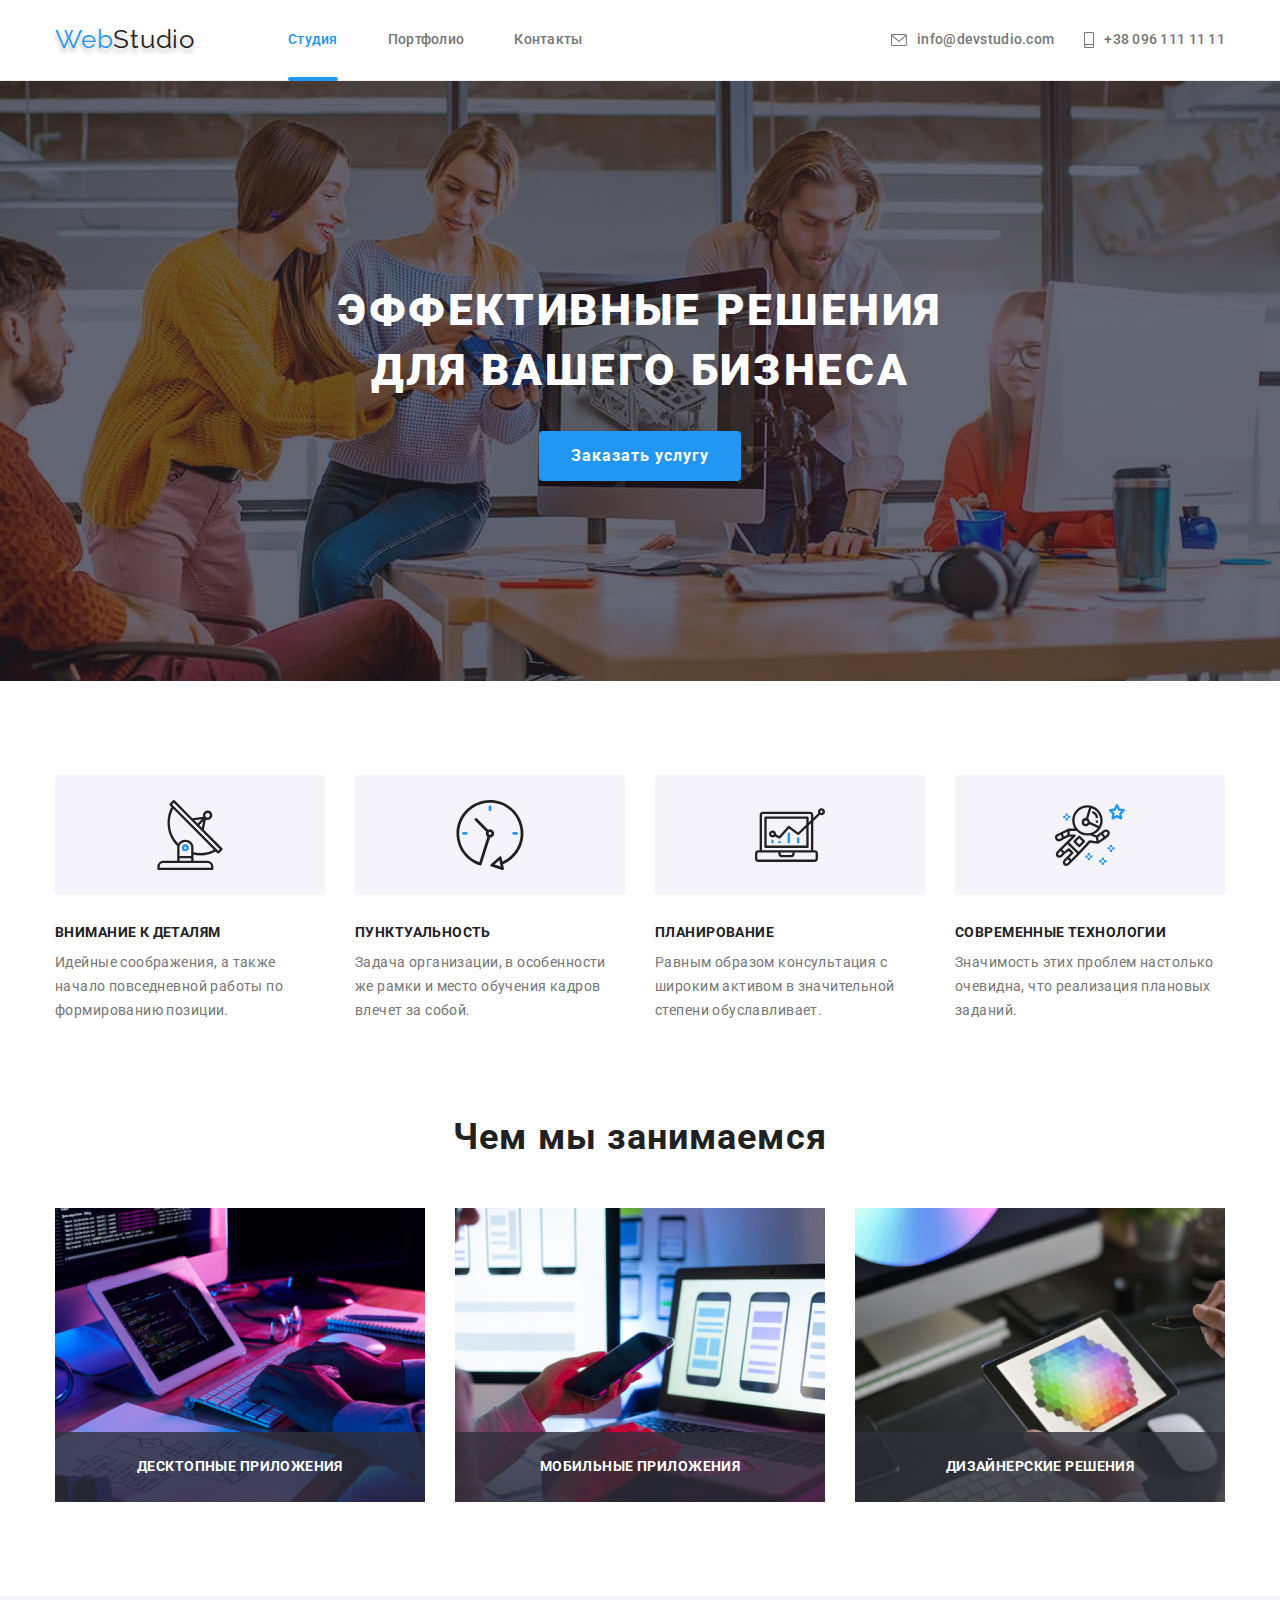
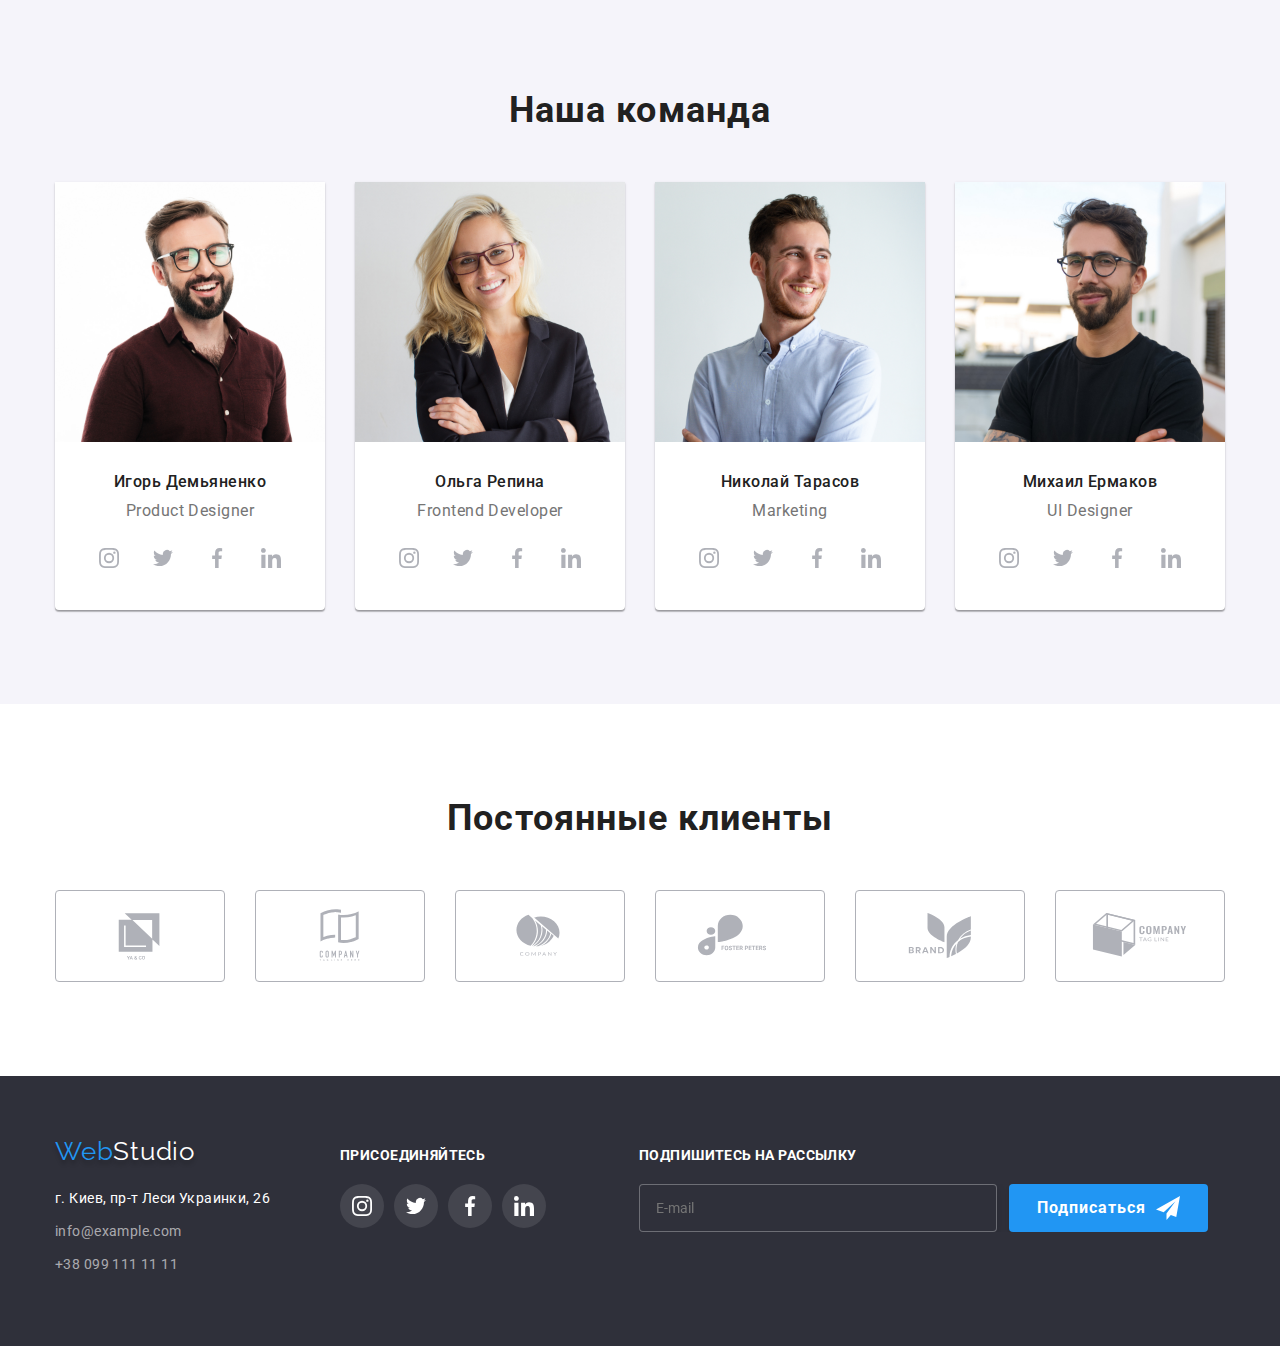
<file: index.html>
<!DOCTYPE html>
<html lang="ru">
  <head>
    <meta charset="UTF-8" />
    <meta http-equiv="X-UA-Compatible" content="IE=edge" />
    <meta name="viewport" content="width=device-width, initial-scale=1.0" />
    <title>Студия</title>
    <link rel="preconnect" href="https://fonts.googleapis.com" />
    <link rel="preconnect" href="https://fonts.gstatic.com" crossorigin />
    <link
      href="https://fonts.googleapis.com/css2?family=Raleway:wght@700&family=Roboto:wght@400;500;700;900&display=swap"
      rel="stylesheet"
    />
    <link
      rel="stylesheet"
      href="https://cdnjs.cloudflare.com/ajax/libs/modern-normalize/1.1.0/modern-normalize.min.css"
    />
    <link rel="stylesheet" href="./css/main.min.css" />
  </head>

  <body>
    <!--Верхняя линия-->
    <header class="header-page">
      <div class="container header-page__container">
        <!--Основная навигация-->
        <nav class="site-nav">
          <a href="WebStudio" class="logo"
            ><span class="logo__accent">Web</span>Studio</a
          >
          <ul class="list site-nav__list">
            <li class="site-nav__item">
              <a href="./index.html" class="link site-nav__link site-nav__link--current">Студия</a>
            </li>
            <li class="site-nav__item">
              <a href="./portfolio.html" class="site-nav__link">Портфолио</a>
            </li>
            <li class="site-nav__item"><a href="Контакты" class="site-nav__link">Контакты</a></li>
          </ul>
        </nav>
        <!--Контакты-->
        <ul class="list contact-list">
          <li class="contact-list__item">
            <a href="mailto:info@devstudio.com" class="contact-list__link">
              <svg class="contact-list__icon" width="16" height="12">
                <use href="./images/icons.svg#icon-envelope"></use>
              </svg>
              info@devstudio.com
            </a>
          </li>
          <li class="contact-list__item">
            <a href="tel:+380961111111" class="contact-list__link">
              <svg class="contact-list__icon" width="10" height="16">
                <use href="./images/icons.svg#icon-smartphone"></use>
              </svg>
              +38 096 111 11 11
            </a>
          </li>
        </ul>
      </div>
    </header>
    <!--Основная информациия страницы-->
    <main>
      <!--Герой-->
      <section class="hero-section">
        <div class="container">
          <h1 class="hero-section__title">Эффективные решения для вашего бизнеса</h1>
          <button class="hero-section__button" type="button" data-modal-open>
            Заказать услугу
          </button>
        </div>
      </section>
      <!--Особенности-->
      <section class="section">
        <div class="container">
          <ul class="list specifics">
            <li class="specifics__item">
              <div class="specifics__thumb">
                <svg width="70" height="70">
                  <use href="./images/icons.svg#icon-antenna"></use>
                </svg>
              </div>
              <h3 class="specifics__title">Внимание к деталям</h3>
              <p class="specifics__text">
                Идейные соображения, а также начало повседневной работы по формированию позиции.
              </p>
            </li>
            <li class="specifics__item">
              <div class="specifics__thumb">
                <svg width="70" height="70">
                  <use href="./images/icons.svg#icon-clock"></use>
                </svg>
              </div>
              <h3 class="specifics__title">Пунктуальность</h3>
              <p class="specifics__text">
                Задача организации, в особенности же рамки и место обучения кадров влечет за собой.
              </p>
            </li>
            <li class="specifics__item">
              <div class="specifics__thumb">
                <svg width="70" height="70">
                  <use href="./images/icons.svg#icon-diagram"></use>
                </svg>
              </div>
              <h3 class="specifics__title">Планирование</h3>
              <p class="specifics__text">
                Равным образом консультация с широким активом в значительной степени обуславливает.
              </p>
            </li>
            <li class="specifics__item">
              <div class="specifics__thumb">
                <svg width="70" height="70">
                  <use href="./images/icons.svg#icon-astronaut"></use>
                </svg>
              </div>
              <h3 class="specifics__title">Современные технологии</h3>
              <p class="specifics__text">
                Значимость этих проблем настолько очевидна, что реализация плановых заданий.
              </p>
            </li>
          </ul>
        </div>
      </section>
      <!--Чем мы занимаемся-->
      <section class="section section--padding">
        <div class="container worck-container">
          <h2 class="section-title">Чем мы занимаемся</h2>
          <ul class="list worck-list">
            <li class="worck-list__item">
              <img class="image" src="./images/box1.jpg" alt="Бэкенд разработка" width="370" />
              <p class="worck-list__text">Десктопные приложения</p>
            </li>
            <li class="worck-list__item">
              <img class="image" src="./images/box2.jpg" alt="Фронтенд разработка" width="370" />
              <p class="worck-list__text">Мобильные приложения</p>
            </li>
            <li class="worck-list__item">
              <img class="image" src="./images/box3.jpg" alt="Разработка дизайна" width="370" />
              <p class="worck-list__text">Дизайнерские решения</p>
            </li>
          </ul>
        </div>
      </section>
      <!--Наша команда-->
      <section class="section section--background">
        <div class="container">
          <h2 class="section-title">Наша команда</h2>
          <ul class="list team-list">
            <li class="team-list__item">
              <img
                class="image"
                src="./images/igor.jpg"
                alt="Парень продукт-менеджер"
                width="270"
              />
              <div class="team-list__meta">
                <h3 class="team-list__title">Игорь Демьяненко</h3>
                <p class="team-list__text">Product Designer</p>
                <ul class="list social-network">
                  <li class="social-network__item">
                    <a class="social-network__link" href="">
                      <svg class="social-network__icon" width="20" height="20">
                        <use href="./images/icons.svg#icon-instagram"></use>
                      </svg>
                    </a>
                  </li>
                  <li class="social-network__item"">
                    <a class="social-network__link" href="">
                      <svg class="social-network__icon" width="20" height="20">
                        <use href="./images/icons.svg#icon-twitter"></use>
                      </svg>
                    </a>
                  </li>
                  <li class="social-network__item"">
                    <a class="social-network__link" href="">
                      <svg class="social-network__icon" width="20" height="20">
                        <use href="./images/icons.svg#icon-facebook"></use>
                      </svg>
                    </a>
                  </li>
                  <li class="social-network__item"">
                    <a class="social-network__link" href="">
                      <svg class="social-network__icon" width="20" height="20">
                        <use href="./images/icons.svg#icon-linkedin"></use>
                      </svg>
                    </a>
                  </li>
                </ul>
              </div>
            </li>
            <li class="team-list__item">
              <img
                class="image"
                src="./images/olga.jpg"
                alt="Девушка Фронтенд разработчик"
                width="270"
              />
              <div class="team-list__meta">
                <h3 class="team-list__title">Ольга Репина</h3>
                <p class="team-list__text">Frontend Developer</p>
                <ul class="list social-network">
                  <li class="social-network__item">
                    <a class="social-network__link" href="">
                      <svg class="social-network__icon" width="20" height="20">
                        <use href="./images/icons.svg#icon-instagram"></use>
                      </svg>
                    </a>
                  </li>
                  <li class="social-network__item">
                    <a class="social-network__link" href="">
                      <svg class="social-network__icon" width="20" height="20">
                        <use href="./images/icons.svg#icon-twitter"></use>
                      </svg>
                    </a>
                  </li>
                  <li class="social-network__item">
                    <a class="social-network__link" href="">
                      <svg class="social-network__icon" width="20" height="20">
                        <use href="./images/icons.svg#icon-facebook"></use>
                      </svg>
                    </a>
                  </li>
                  <li class="social-network__item">
                    <a class="social-network__link" href="">
                      <svg class="social-network__icon" width="20" height="20">
                        <use href="./images/icons.svg#icon-linkedin"></use>
                      </svg>
                    </a>
                  </li>
                </ul>
              </div>
            </li>
            <li class="team-list__item">
              <img class="image" src="./images/nikolay.jpg" alt="Парень маркетолог" width="270" />
              <div class="team-list__meta">
                <h3 class="team-list__title">Николай Тарасов</h3>
                <p class="team-list__text">Marketing</p>
                <ul class="list social-network">
                  <li class="social-network__item">
                    <a class="social-network__link" href="">
                      <svg class="social-network__icon" width="20" height="20">
                        <use href="./images/icons.svg#icon-instagram"></use>
                      </svg>
                    </a>
                  </li>
                  <li class="social-network__item">
                    <a class="social-network__link" href="">
                      <svg class="social-network__icon" width="20" height="20">
                        <use href="./images/icons.svg#icon-twitter"></use>
                      </svg>
                    </a>
                  </li>
                  <li class="social-network__item">
                    <a class="social-network__link" href="">
                      <svg class="social-network__icon" width="20" height="20">
                        <use href="./images/icons.svg#icon-facebook"></use>
                      </svg>
                    </a>
                  </li>
                  <li class="social-network__item">
                    <a class="social-network__link" href="">
                      <svg class="social-network__icon" width="20" height="20">
                        <use href="./images/icons.svg#icon-linkedin"></use>
                      </svg>
                    </a>
                  </li>
                </ul>
              </div>
            </li>
            <li class="team-list__item">
              <img class="image" src="./images/michael.jpg" alt="Парень дизайнер" width="270" />
              <div class="team-list__meta">
                <h3 class="team-list__title">Михаил Ермаков</h3>
                <p class="team-list__text">UI Designer</p>
                <ul class="list social-network">
                  <li class="social-network__item">
                    <a class="social-network__link" href="">
                      <svg class="social-network__icon" width="20" height="20">
                        <use href="./images/icons.svg#icon-instagram"></use>
                      </svg>
                    </a>
                  </li>
                  <li class="social-network__item">
                    <a class="social-network__link" href="">
                      <svg class="social-network__icon" width="20" height="20">
                        <use href="./images/icons.svg#icon-twitter"></use>
                      </svg>
                    </a>
                  </li>
                  <li class="social-network__item">
                    <a class="social-network__link" href="">
                      <svg class="social-network__icon" width="20" height="20">
                        <use href="./images/icons.svg#icon-facebook"></use>
                      </svg>
                    </a>
                  </li>
                  <li class="social-network__item">
                    <a class="social-network__link" href="">
                      <svg class="social-network__icon" width="20" height="20">
                        <use href="./images/icons.svg#icon-linkedin"></use>
                      </svg>
                    </a>
                  </li>
                </ul>
              </div>
            </li>
          </ul>
        </div>
      </section>
      <!--Постоянные клиенты -->
      <section class="section">
        <div class="conteiner">
          <h2 class="section-title">Постоянные клиенты</h2>
          <ul class="list clients-list">
            <li class="clients-list__item">
              <a class="clients-list__link" href="">
                <svg class="clients-list__icon" width="106" height="60">
                  <use href="./images/icons.svg#icon-Logo5"></use>
                </svg>
              </a>
            </li>
            <li class="clients-list__item">
              <a class="clients-list__link" href="">
                <svg class="clients-list__icon" width="106" height="60">
                  <use href="./images/icons.svg#icon-Logo4"></use>
                </svg>
              </a>
            </li>
            <li class="clients-list__item">
              <a class="clients-list__link" href="">
                <svg class="clients-list__icon" width="106" height="60">
                  <use href="./images/icons.svg#icon-Logo3"></use>
                </svg>
              </a>
            </li>
            <li class="clients-list__item">
              <a class="clients-list__link" href="">
                <svg class="clients-list__icon" width="106" height="60">
                  <use href="./images/icons.svg#icon-Logo2"></use>
                </svg>
              </a>
            </li>
            <li class="clients-list__item">
              <a class="clients-list__link" href="">
                <svg class="clients-list__icon" width="106" height="60">
                  <use href="./images/icons.svg#icon-Logo1"></use>
                </svg>
              </a>
            </li>
            <li class="clients-list__item">
              <a class="clients-list__link" href="">
                <svg class="clients-list__icon" width="106" height="60">
                  <use href="./images/icons.svg#icon-Logo"></use>
                </svg>
              </a>
            </li>
          </ul>
        </div>
      </section>
    </main>
    <!--Подвал-->
    <footer class="footer-page">
      <div class="container container--flexbox">
        <div class="footer-address">
          <a href="WebStudio" class="logo logo--footer">
            <span class="logo__accent">Web</span>Studio
          </a>
          <address class="address">
            <p class="address__text">г. Киев, пр-т Леси Украинки, 26</p>
            <ul class="list address__list">
              <li class="address__item">
                <a class="address__link" href="mailto:info@example.com">info@example.com</a>
              </li>
              <li class="address__item">
                <a class="address__link" href="tel:+380991111111">+38 099 111 11 11</a>
              </li>
            </ul>
          </address>
        </div>
        <div class="footer-network">
          <p class="footer-network__text">присоединяйтесь</p>
          <ul class="list footer-social">
            <li class="footer-social__item">
              <a class="footer-social__link" href="">
                <svg class="footer-social__icon" width="20" height="20">
                  <use href="./images/icons.svg#icon-instagram"></use>
                </svg>
              </a>
            </li>
            <li class="footer-social__item">
              <a class="footer-social__link" href="">
                <svg class="footer-social__icon" width="20" height="20">
                  <use href="./images/icons.svg#icon-twitter"></use>
                </svg>
              </a>
            </li>
            <li class="footer-social__item">
              <a class="footer-social__link" href="">
                <svg class="footer-social__icon" width="20" height="20">
                  <use href="./images/icons.svg#icon-facebook"></use>
                </svg>
              </a>
            </li>
            <li class="footer-social__item">
              <a class="footer-social__link" href="">
                <svg class="footer-social__icon" width="20" height="20">
                  <use href="./images/icons.svg#icon-linkedin"></use>
                </svg>
              </a>
            </li>
          </ul>
        </div>
        <form class="footer-form">
          <h2 class="footer-form__title">Подпишитесь на рассылку</h2>
          <div class="footer-form-conteiner">
            <input
              type="email"
              name="email"
              id="footer-modal-email"
              class="footer-form__input"
              placeholder="E-mail"
            />
            <label for="footer-modal-email" class="footer-form__label"></label>
            <button type="submit" class="footer-form__button">
              Подписаться
              <svg class="footer-form__icon" width="24" height="24">
                <use href="./images/icons.svg#icon-send"></use>
              </svg>
            </button>
          </div>
        </form>
      </div>
    </footer>
    <!-- Модальное окно -->
    <div class="backdrop is-hidden" data-modal>
      <div class="modal">
        <button class="modal__button" type="button" data-modal-close>
          <svg class="modal__icon" width="18" height="18">
            <use href="./images/icons.svg#close-icon"></use>
          </svg>
        </button>
        <form class="modal-form" autocomplete="off">
          <p class="modal-form__title">Оставьте свои данные, мы вам перезвоним</p>
          <label class="modal-form__label">
            Имя
            <input type="text" name="name" class="modal-form__input" />
            <svg class="modal-form__icon" width="18" height="18">
              <use href="./images/icons.svg#person-black"></use>
            </svg>
          </label>
          <label class="modal-form__label">
            Телефон
            <input type="tel" name="tel" class="modal-form__input" />
            <svg class="modal-form__icon" width="18" height="18">
              <use href="./images/icons.svg#phone-black"></use>
            </svg>
          </label>
          <label class="modal-form__label">
            Почта
            <input type="email" name="mail" class="modal-form__input" />
            <svg class="modal-form__icon" width="18" height="18">
              <use href="./images/icons.svg#email-black"></use>
            </svg>
          </label>
          <div class="modal-form__field">
            <label for="comments" class="modal-form__label modal-form__label--indent">Комментарий</label>
            <textarea
              name="commetns"
              id="comments"
              placeholder="Введите текст"
              class="modal-form__area"
            ></textarea>
          </div>
          <label class="modal-form__check">
            <input class="modal-form__checkbox" name="checkbox" type="checkbox" />
            <span class="modal-check__icon"></span>
            Соглашаюсь с рассылкой и принимаю
            <a href="" class="modal-form__link">Условия договора</a>
          </label>
          <button type="submit" class="modal-form__button">Отправить</button>
        </form>
      </div>
    </div>
    <script src="./modal.js"></script>
  </body>
</html>
</file>
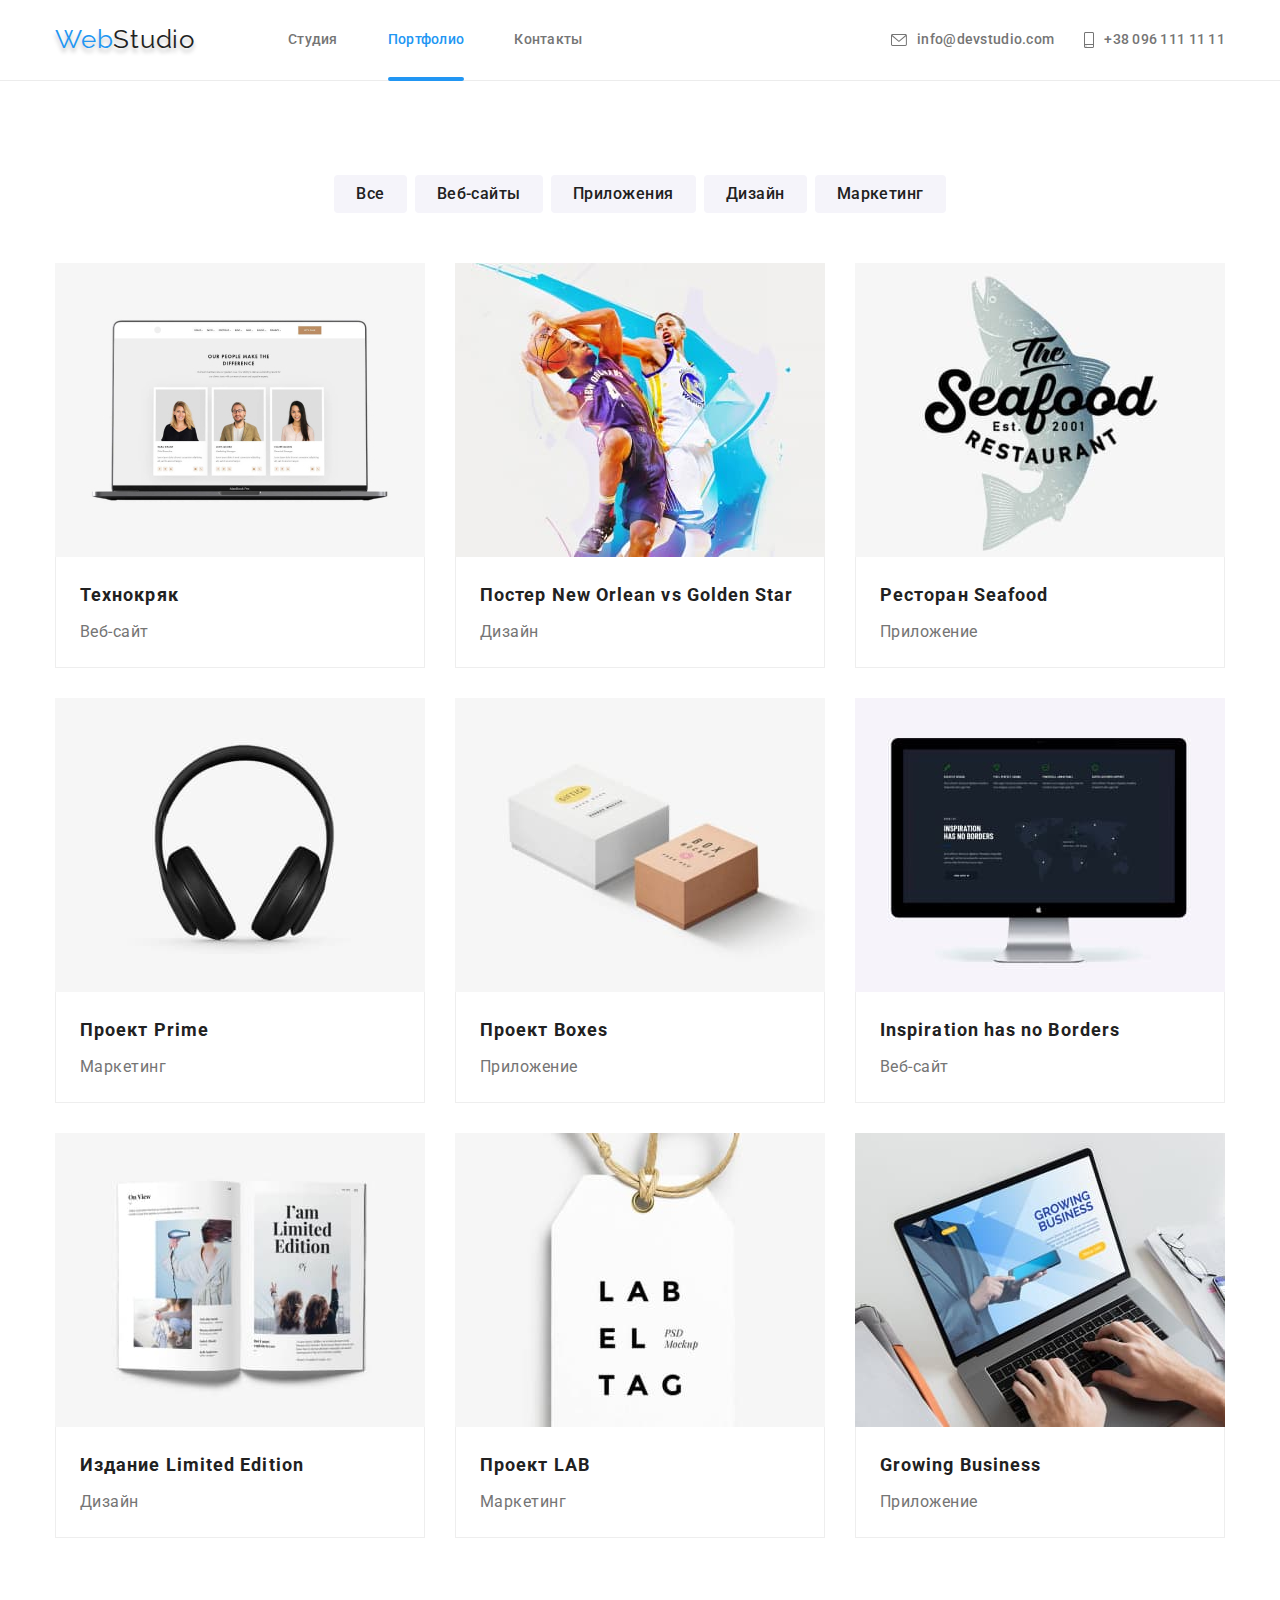
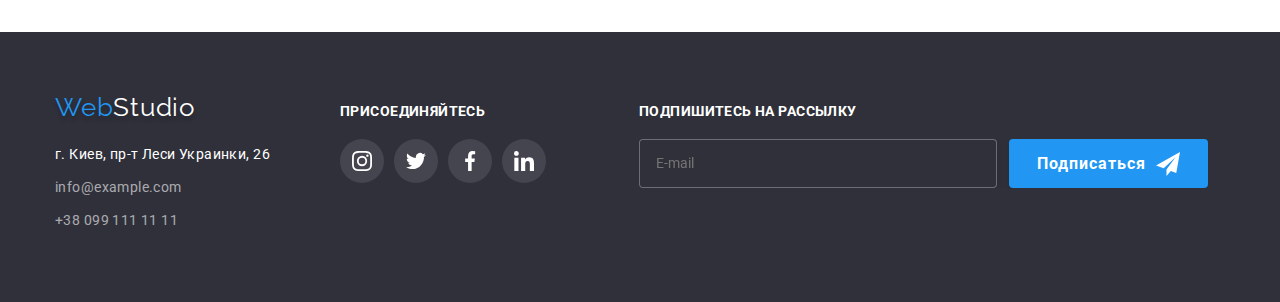
<file: portfolio.html>
<!DOCTYPE html>
<html lang="ru">
  <head>
    <meta charset="UTF-8" />
    <meta http-equiv="X-UA-Compatible" content="IE=edge" />
    <meta name="viewport" content="width=device-width, initial-scale=1.0" />
    <title>Портфолио</title>
    <link rel="preconnect" href="https://fonts.googleapis.com" />
    <link rel="preconnect" href="https://fonts.gstatic.com" crossorigin />
    <link
      href="https://fonts.googleapis.com/css2?family=Raleway:wght@700&family=Roboto:wght@400;500;700;900&display=swap"
      rel="stylesheet"
    />
    <link
      rel="stylesheet"
      href="https://cdnjs.cloudflare.com/ajax/libs/modern-normalize/1.1.0/modern-normalize.min.css"
    />
    <link rel="stylesheet" href="./css/main.min.css" />
  </head>
  <body>
    <!--Верхняя линия-->
    <header class="header-page">
      <div class="container header-page__container">
        <!--Основная навигация-->
        <nav class="site-nav">
          <a href="WebStudio" class="logo"><span class="logo__accent">Web</span>Studio</a>
          <ul class="list site-nav__list">
            <li class="site-nav__item">
              <a href="./index.html" class="link site-nav__link">Студия</a>
            </li>
            <li class="site-nav__item">
              <a href="./portfolio.html" class="site-nav__link site-nav__link--current"
                >Портфолио</a
              >
            </li>
            <li class="site-nav__item"><a href="Контакты" class="site-nav__link">Контакты</a></li>
          </ul>
        </nav>
        <!--Контакты-->
        <ul class="list contact-list">
          <li class="contact-list__item">
            <a href="mailto:info@devstudio.com" class="contact-list__link">
              <svg class="contact-list__icon" width="16" height="12">
                <use href="./images/icons.svg#icon-envelope"></use>
              </svg>
              info@devstudio.com
            </a>
          </li>
          <li class="contact-list__item">
            <a href="tel:+380961111111" class="contact-list__link">
              <svg class="contact-list__icon" width="10" height="16">
                <use href="./images/icons.svg#icon-smartphone"></use>
              </svg>
              +38 096 111 11 11
            </a>
          </li>
        </ul>
      </div>
    </header>
    <!--Основная информациия страницы-->
    <main>
      <section class="section">
        <div class="container">
          <h1 hidden>Примеры работ</h1>
          <!--Фильтр навигация на странице-->
          <ul class="list filter-list">
            <li class="filter-list__item">
              <button class="filter-list__button" type="button">Все</button>
            </li>
            <li class="filter-list__item">
              <button class="filter-list__button" type="button">Веб-сайты</button>
            </li>
            <li class="filter-list__item">
              <button class="filter-list__button" type="button">Приложения</button>
            </li>
            <li class="filter-list__item">
              <button class="filter-list__button" type="button">Дизайн</button>
            </li>
            <li class="filter-list__item">
              <button class="filter-list__button" type="button">Маркетинг</button>
            </li>
          </ul>
          <!--Примеры работ-->
          <ul class="list example-list">
            <li class="example-list__item">
              <a href="" class="example-list__link">
                <div class="thumb">
                  <img class="image" src="./images/img1.jpg" alt="Сайт Технокряк" width="370" />
                  <div class="thumb__overlay">
                    <p class="thumb__text">
                      Ресурс предлагает комплексные предложения с разным уровнем функционала и
                      сервисов. Все это позволит посетителю получить исчерпывающие сведения о
                      компании или частном лице.
                    </p>
                  </div>
                </div>
                <div class="example-list__meta">
                  <h2 class="example-list__title">Технокряк</h2>
                  <p class="example-list__text">Веб-сайт</p>
                </div>
              </a>
            </li>
            <li class="example-list__item">
              <a href="" class="example-list__link">
                <div class="thumb">
                  <img
                    class="image"
                    src="./images/img2.jpg"
                    alt="Постер с баскетболистами"
                    width="370"
                  />
                  <div class="thumb__overlay">
                    <p class="thumb__text">
                      Ресурс предлагает комплексные предложения с разным уровнем функционала и
                      сервисов. Все это позволит посетителю получить исчерпывающие сведения о
                      компании или частном лице.
                    </p>
                  </div>
                </div>
                <div class="example-list__meta">
                  <h2 class="example-list__title">Постер New Orlean vs Golden Star</h2>
                  <p class="example-list__text">Дизайн</p>
                </div>
              </a>
            </li>
            <li class="example-list__item">
              <a href="" class="example-list__link">
                <div class="thumb">
                  <img
                    class="image"
                    src="./images/img3.jpg"
                    alt="Логотип ресторана Seafood "
                    width="370"
                  />
                  <div class="thumb__overlay">
                    <p class="thumb__text">
                      Ресурс предлагает комплексные предложения с разным уровнем функционала и
                      сервисов. Все это позволит посетителю получить исчерпывающие сведения о
                      компании или частном лице.
                    </p>
                  </div>
                </div>
                <div class="example-list__meta">
                  <h2 class="example-list__title">Ресторан Seafood</h2>
                  <p class="example-list__text">Приложение</p>
                </div>
              </a>
            </li>
            <li class="example-list__item">
              <a href="" class="example-list__link">
                <div class="thumb">
                  <img class="image" src="./images/img4.jpg" alt="Наушники" width="370" />
                  <div class="thumb__overlay">
                    <p class="thumb__text">
                      Ресурс предлагает комплексные предложения с разным уровнем функционала и
                      сервисов. Все это позволит посетителю получить исчерпывающие сведения о
                      компании или частном лице.
                    </p>
                  </div>
                </div>
                <div class="example-list__meta">
                  <h2 class="example-list__title">Проект Prime</h2>
                  <p class="example-list__text">Маркетинг</p>
                </div>
              </a>
            </li>
            <li class="example-list__item">
              <a href="" class="example-list__link">
                <div class="thumb">
                  <img class="image" src="./images/img5.jpg" alt="Коробки" width="370" />
                  <div class="thumb__overlay">
                    <p class="thumb__text">
                      Ресурс предлагает комплексные предложения с разным уровнем функционала и
                      сервисов. Все это позволит посетителю получить исчерпывающие сведения о
                      компании или частном лице.
                    </p>
                  </div>
                </div>
                <div class="example-list__meta">
                  <h2 class="example-list__title">Проект Boxes</h2>
                  <p class="example-list__text">Приложение</p>
                </div>
              </a>
            </li>
            <li class="example-list__item">
              <a href="" class="example-list__link">
                <div class="thumb">
                  <img
                    class="image"
                    src="./images/img6.jpg"
                    alt="Сайт Inspiration has no Borders"
                    width="370"
                  />
                  <div class="thumb__overlay">
                    <p class="thumb__text">
                      Ресурс предлагает комплексные предложения с разным уровнем функционала и
                      сервисов. Все это позволит посетителю получить исчерпывающие сведения о
                      компании или частном лице.
                    </p>
                  </div>
                </div>
                <div class="example-list__meta">
                  <h2 class="example-list__title">Inspiration has no Borders</h2>
                  <p class="example-list__text">Веб-сайт</p>
                </div>
              </a>
            </li>
            <li class="example-list__item">
              <a href="" class="example-list__link">
                <div class="thumb">
                  <img class="image" src="./images/img7.jpg" alt="Книга" width="370" />
                  <div class="thumb__overlay">
                    <p class="thumb__text">
                      Ресурс предлагает комплексные предложения с разным уровнем функционала и
                      сервисов. Все это позволит посетителю получить исчерпывающие сведения о
                      компании или частном лице.
                    </p>
                  </div>
                </div>
                <div class="example-list__meta">
                  <h2 class="example-list__title">Издание Limited Edition</h2>
                  <p class="example-list__text">Дизайн</p>
                </div>
              </a>
            </li>
            <li class="example-list__item">
              <a href="" class="example-list__link">
                <div class="thumb">
                  <img class="image" src="./images/img8.jpg" alt="Лейба проекта LAB " width="370" />
                  <div class="thumb__overlay">
                    <p class="thumb__text">
                      Ресурс предлагает комплексные предложения с разным уровнем функционала и
                      сервисов. Все это позволит посетителю получить исчерпывающие сведения о
                      компании или частном лице.
                    </p>
                  </div>
                </div>
                <div class="example-list__meta">
                  <h2 class="example-list__title">Проект LAB</h2>
                  <p class="example-list__text">Маркетинг</p>
                </div>
              </a>
            </li>
            <li class="example-list__item">
              <a href="" class="example-list__link">
                <div class="thumb">
                  <img
                    class="image"
                    src="./images/img9.jpg"
                    alt="Работающее приложение на ноутбуке"
                    width="370"
                  />
                  <div class="thumb__overlay">
                    <p class="thumb__text">
                      Ресурс предлагает комплексные предложения с разным уровнем функционала и
                      сервисов. Все это позволит посетителю получить исчерпывающие сведения о
                      компании или частном лице.
                    </p>
                  </div>
                </div>
                <div class="example-list__meta">
                  <h2 class="example-list__title">Growing Business</h2>
                  <p class="example-list__text">Приложение</p>
                </div>
              </a>
            </li>
          </ul>
        </div>
      </section>
    </main>
    <!--Подвал-->
    <footer class="footer-page">
      <div class="container container--flexbox">
        <div class="footer-address">
          <a href="WebStudio" class="logo logo--footer">
            <span class="logo__accent">Web</span>Studio
          </a>
          <address class="address">
            <p class="address__text">г. Киев, пр-т Леси Украинки, 26</p>
            <ul class="list address__list">
              <li class="address__item">
                <a class="address__link" href="mailto:info@example.com">info@example.com</a>
              </li>
              <li class="address__item">
                <a class="address__link" href="tel:+380991111111">+38 099 111 11 11</a>
              </li>
            </ul>
          </address>
        </div>
        <div class="footer-network">
          <p class="footer-network__text">присоединяйтесь</p>
          <ul class="list footer-social">
            <li class="footer-social__item">
              <a class="footer-social__link" href="">
                <svg class="footer-social__icon" width="20" height="20">
                  <use href="./images/icons.svg#icon-instagram"></use>
                </svg>
              </a>
            </li>
            <li class="footer-social__item">
              <a class="footer-social__link" href="">
                <svg class="footer-social__icon" width="20" height="20">
                  <use href="./images/icons.svg#icon-twitter"></use>
                </svg>
              </a>
            </li>
            <li class="footer-social__item">
              <a class="footer-social__link" href="">
                <svg class="footer-social__icon" width="20" height="20">
                  <use href="./images/icons.svg#icon-facebook"></use>
                </svg>
              </a>
            </li>
            <li class="footer-social__item">
              <a class="footer-social__link" href="">
                <svg class="footer-social__icon" width="20" height="20">
                  <use href="./images/icons.svg#icon-linkedin"></use>
                </svg>
              </a>
            </li>
          </ul>
        </div>
        <form class="footer-form">
          <h2 class="footer-form__title">Подпишитесь на рассылку</h2>
          <div class="footer-form-conteiner">
            <input
              type="email"
              name="email"
              id="footer-modal-email"
              class="footer-form__input"
              placeholder="E-mail"
            />
            <label for="footer-modal-email" class="footer-form__label"></label>
            <button type="submit" class="footer-form__button">
              Подписаться
              <svg class="footer-form__icon" width="24" height="24">
                <use href="./images/icons.svg#icon-send"></use>
              </svg>
            </button>
          </div>
        </form>
      </div>
    </footer>
  </body>
</html>
</file>
<file: css/main.min.css>
/*! modern-normalize v1.1.0 | MIT License | https://github.com/sindresorhus/modern-normalize */*,::before,::after{-webkit-box-sizing:border-box;box-sizing:border-box}html{line-height:1.15;-webkit-text-size-adjust:100%;-moz-tab-size:4;-o-tab-size:4;tab-size:4}body{margin:0;font-family:system-ui,-apple-system,"Segoe UI",Roboto,Helvetica,Arial,sans-serif,"Apple Color Emoji","Segoe UI Emoji"}hr{height:0;color:inherit}abbr[title]{-webkit-text-decoration:underline dotted;text-decoration:underline dotted}b,strong{font-weight:bolder}code,kbd,samp,pre{font-family:ui-monospace, SFMono-Regular, Consolas, 'Liberation Mono', Menlo, monospace;font-size:1em}small{font-size:80%}sub,sup{font-size:75%;line-height:0;position:relative;vertical-align:baseline}sub{bottom:-0.25em}sup{top:-0.5em}table{text-indent:0;border-color:inherit}button,input,optgroup,select,textarea{font-family:inherit;font-size:100%;line-height:1.15;margin:0}button,select{text-transform:none}button,[type='button'],[type='reset'],[type='submit']{-webkit-appearance:button}::-moz-focus-inner{border-style:none;padding:0}:-moz-focusring{outline:1px dotted ButtonText}:-moz-ui-invalid{box-shadow:none}legend{padding:0}progress{vertical-align:baseline}::-webkit-inner-spin-button,::-webkit-outer-spin-button{height:auto}[type='search']{-webkit-appearance:textfield;outline-offset:-2px}::-webkit-search-decoration{-webkit-appearance:none}::-webkit-file-upload-button{-webkit-appearance:button;font:inherit}summary{display:list-item}body{font-family:Roboto, sans-serif;background:#fff;color:#757575;font-size:14px}.container{width:1200px;padding-left:15px;padding-right:15px;margin:0 auto}.section{padding-top:94px;padding-bottom:94px}h1,h2,h3,ul,p{margin:0}.image{display:block;width:100%}.list{list-style:none;padding:0;margin:0}.link{text-decoration:none}.logo{font-family:'Raleway';font-size:26px;line-height:1.2;letter-spacing:0.03em;color:#212121;text-shadow:0px 4px 4px rgba(0,0,0,0.25);text-decoration:none}.logo__accent{color:#2196f3}.header-page{border-bottom:1px solid #ececec}.header-page__container{display:-webkit-box;display:-ms-flexbox;display:flex}.site-nav{display:-webkit-box;display:-ms-flexbox;display:flex;-webkit-box-align:center;-ms-flex-align:center;align-items:center}.site-nav__list{display:-webkit-box;display:-ms-flexbox;display:flex;margin-left:93px}.site-nav__item{position:relative}.site-nav__item:not(:last-child){margin-right:50px}.site-nav__link{display:block;padding-top:32px;padding-bottom:32px;font-weight:500;font-size:14px;line-height:1.14;letter-spacing:0.02em;color:var(--secondary-text-color);text-decoration:none;-webkit-transition:color 250ms cubic-bezier(0.4, 0, 0.2, 1);transition:color 250ms cubic-bezier(0.4, 0, 0.2, 1)}.site-nav__link:hover,.site-nav__link:focus{color:#2196f3;-webkit-transition:color 250ms cubic-bezier(0.4, 0, 0.2, 1);transition:color 250ms cubic-bezier(0.4, 0, 0.2, 1)}.site-nav__link--current{color:#2196f3}.site-nav__link--current::after{content:'';display:inline-block;width:100%;position:absolute;left:0;bottom:-1px;border:2px solid #2196f3;background:#2196f3;border-radius:2px}.contact-list{display:-webkit-box;display:-ms-flexbox;display:flex;-webkit-box-align:center;-ms-flex-align:center;align-items:center;margin-left:auto}.contact-list__item:not(:last-child){margin-right:30px}.contact-list__link{display:-webkit-box;display:-ms-flexbox;display:flex;-webkit-box-align:center;-ms-flex-align:center;align-items:center;font-weight:500;font-size:14px;line-height:1.14;letter-spacing:0.02em;color:#757575;text-decoration:none;-webkit-transition:color 250ms cubic-bezier(0.4, 0, 0.2, 1);transition:color 250ms cubic-bezier(0.4, 0, 0.2, 1)}.contact-list__link:hover,.contact-list__link:focus{color:#2196f3;-webkit-transition:color 250ms cubic-bezier(0.4, 0, 0.2, 1);transition:color 250ms cubic-bezier(0.4, 0, 0.2, 1)}.contact-list__icon{margin-right:10px;fill:currentColor}.contact-list__icon:hover,.contact-list__icon:focus{color:#2196f3;-webkit-transition:color 250ms cubic-bezier(0.4, 0, 0.2, 1);transition:color 250ms cubic-bezier(0.4, 0, 0.2, 1)}.hero-section{padding-top:200px;padding-bottom:200px;background-color:#2f303a;text-align:center;height:600px;max-width:1600px;margin-left:auto;margin-right:auto;background-image:-webkit-gradient(linear, left top, right top, from(rgba(47,48,58,0.4)), to(rgba(47,48,58,0.4))),url(../images/Hero.jpg);background-image:linear-gradient(to right, rgba(47,48,58,0.4), rgba(47,48,58,0.4)),url(../images/Hero.jpg);background-repeat:no-repeat;background-position:center;background-size:cover}.hero-section__title{margin-left:auto;margin-right:auto;margin-top:0;margin-bottom:30px;width:696px;font-weight:900;font-size:44px;line-height:1.36;letter-spacing:0.06em;text-transform:uppercase;color:#fff}.hero-section__button{padding:10px 32px;margin:auto;font-weight:700;font-size:16px;line-height:1.87;display:-webkit-box;display:-ms-flexbox;display:flex;-webkit-box-align:start;-ms-flex-align:start;align-items:flex-start;text-align:center;letter-spacing:0.06em;color:#fff;background-color:#2196f3;-webkit-box-shadow:0px 4px 4px rgba(0,0,0,0.15);box-shadow:0px 4px 4px rgba(0,0,0,0.15);border:none;border-radius:4px;border-color:transparent;-webkit-transition:background-color 250ms cubic-bezier(0.4, 0, 0.2, 1);transition:background-color 250ms cubic-bezier(0.4, 0, 0.2, 1);font-family:inherit;cursor:pointer}.hero-section__button:hover,.hero-section__button:focus{background:#188ce8;-webkit-transition:background-color 250ms cubic-bezier(0.4, 0, 0.2, 1);transition:background-color 250ms cubic-bezier(0.4, 0, 0.2, 1)}.specifics{display:-webkit-box;display:-ms-flexbox;display:flex}.specifics__item:not(:last-child){margin-right:30px}.specifics__thumb{display:-webkit-box;display:-ms-flexbox;display:flex;height:120px;margin-bottom:30px;-webkit-box-pack:center;-ms-flex-pack:center;justify-content:center;-webkit-box-align:center;-ms-flex-align:center;align-items:center;border-radius:4px;background-color:#f5f4fa}.specifics__title{margin-bottom:10px;font-weight:700;font-size:14px;line-height:1.14;letter-spacing:0.03em;text-transform:uppercase;color:#212121}.specifics__text{width:270px;font-size:14px;line-height:1.71;letter-spacing:0.03em;color:#757575}.section--padding{padding-top:0}.section-title{margin-bottom:50px;text-align:center;font-weight:700;font-size:36px;line-height:1.16;letter-spacing:0.03em;color:#212121}.worck-list{display:-webkit-box;display:-ms-flexbox;display:flex}.worck-list__item{position:relative}.worck-list__item:not(:last-child){margin-right:30px}.worck-list__text{font-weight:700;font-size:14px;line-height:1.14;text-align:center;letter-spacing:0.03em;text-transform:uppercase;width:370px;height:70px;color:#fff;background:rgba(47,48,58,0.8);position:absolute;bottom:0;padding:27px 0}.section--background{background-color:#f5f4fa}.team-list{display:-webkit-box;display:-ms-flexbox;display:flex}.team-list__item{width:270px;background:#fff;-webkit-box-shadow:0px 1px 3px rgba(0,0,0,0.12),0px 1px 1px rgba(0,0,0,0.14),0px 2px 1px rgba(0,0,0,0.2);box-shadow:0px 1px 3px rgba(0,0,0,0.12),0px 1px 1px rgba(0,0,0,0.14),0px 2px 1px rgba(0,0,0,0.2);border-radius:0px 0px 4px 4px}.team-list__item:not(:last-child){margin-right:30px}.team-list__meta{padding:30px 0 30px 0}.team-list__title{margin-bottom:10px;font-weight:500;font-size:16px;line-height:1.19;text-align:center;letter-spacing:0.03em;color:#212121}.team-list__text{margin-bottom:16px;font-size:16px;line-height:1.19;text-align:center;letter-spacing:0.03em;color:#757575}.social-network{display:-webkit-box;display:-ms-flexbox;display:flex;-webkit-box-pack:center;-ms-flex-pack:center;justify-content:center}.social-network__item:not(:last-child){margin-right:10px}.social-network__link{display:-webkit-box;display:-ms-flexbox;display:flex;height:44px;width:44px;border-radius:50%;-webkit-box-pack:center;-ms-flex-pack:center;justify-content:center;-webkit-box-align:center;-ms-flex-align:center;align-items:center;color:#afb1b8;-webkit-transition:color 250ms cubic-bezier(0.4, 0, 0.2, 1),background-color 250ms cubic-bezier(0.4, 0, 0.2, 1);transition:color 250ms cubic-bezier(0.4, 0, 0.2, 1),background-color 250ms cubic-bezier(0.4, 0, 0.2, 1)}.social-network__link:hover,.social-network__link:focus{background-color:#2196f3;color:#fff;-webkit-transition:color 250ms cubic-bezier(0.4, 0, 0.2, 1),background-color 250ms cubic-bezier(0.4, 0, 0.2, 1);transition:color 250ms cubic-bezier(0.4, 0, 0.2, 1),background-color 250ms cubic-bezier(0.4, 0, 0.2, 1)}.social-network__icon{fill:currentColor}.social-network__icon:hover,.social-network__icon:focus{background-color:#2196f3;color:#fff;-webkit-transition:color 250ms cubic-bezier(0.4, 0, 0.2, 1),background-color 250ms cubic-bezier(0.4, 0, 0.2, 1);transition:color 250ms cubic-bezier(0.4, 0, 0.2, 1),background-color 250ms cubic-bezier(0.4, 0, 0.2, 1)}.clients-list{display:-webkit-box;display:-ms-flexbox;display:flex;-webkit-box-pack:center;-ms-flex-pack:center;justify-content:center}.clients-list__item:not(:last-child){margin-right:30px}.clients-list__link{display:-webkit-box;display:-ms-flexbox;display:flex;border:1px solid #afb1b8;border-radius:4px;width:170px;height:92px;-webkit-box-pack:center;-ms-flex-pack:center;justify-content:center;-webkit-box-align:center;-ms-flex-align:center;align-items:center;color:#afb1b8;-webkit-transition:color 250ms cubic-bezier(0.4, 0, 0.2, 1),border-color 250ms cubic-bezier(0.4, 0, 0.2, 1);transition:color 250ms cubic-bezier(0.4, 0, 0.2, 1),border-color 250ms cubic-bezier(0.4, 0, 0.2, 1)}.clients-list__link:hover,.clients-list__link:focus{border-color:#2196f3;color:#2196f3;-webkit-transition:color 250ms cubic-bezier(0.4, 0, 0.2, 1),border-color 250ms cubic-bezier(0.4, 0, 0.2, 1);transition:color 250ms cubic-bezier(0.4, 0, 0.2, 1),border-color 250ms cubic-bezier(0.4, 0, 0.2, 1)}.clients-list__icon{fill:currentColor}.clients-list__icon:hover,.clients-list__icon:focus{border-color:#2196f3;color:#2196f3;-webkit-transition:color 250ms cubic-bezier(0.4, 0, 0.2, 1),border-color 250ms cubic-bezier(0.4, 0, 0.2, 1);transition:color 250ms cubic-bezier(0.4, 0, 0.2, 1),border-color 250ms cubic-bezier(0.4, 0, 0.2, 1)}.footer-page{padding-top:60px;padding-bottom:60px;background:#2f303a}.container--flexbox{display:-webkit-box;display:-ms-flexbox;display:flex;-webkit-box-align:baseline;-ms-flex-align:baseline;align-items:baseline}.footer-address{margin-right:70px}.logo--footer{display:block;margin-bottom:20px;color:#fff}.address__text,.address__item{margin-bottom:9px;font-style:normal;font-size:14px;line-height:1.71;letter-spacing:0.03em;color:#fff}.address__item:not(:last-child){margin-bottom:9px}.address__link{text-decoration:none;color:rgba(255,255,255,0.6);-webkit-transition:color 250ms cubic-bezier(0.4, 0, 0.2, 1);transition:color 250ms cubic-bezier(0.4, 0, 0.2, 1)}.address__link:hover,.address__link:focus{color:#2196f3;-webkit-transition:color 250ms cubic-bezier(0.4, 0, 0.2, 1);transition:color 250ms cubic-bezier(0.4, 0, 0.2, 1)}.footer-network__text{margin-bottom:20px;font-weight:700;font-size:14px;line-height:1.14;letter-spacing:0.03em;text-transform:uppercase;color:#fff}.footer-social{display:-webkit-box;display:-ms-flexbox;display:flex}.footer-social__item:not(:last-child){margin-right:10px}.footer-social__link{display:-webkit-box;display:-ms-flexbox;display:flex;height:44px;width:44px;-webkit-box-pack:center;-ms-flex-pack:center;justify-content:center;-webkit-box-align:center;-ms-flex-align:center;align-items:center;border-radius:50%;background:rgba(255,255,255,0.1);-webkit-transition:background-color 250ms cubic-bezier(0.4, 0, 0.2, 1);transition:background-color 250ms cubic-bezier(0.4, 0, 0.2, 1)}.footer-social__link:hover,.footer-social__link:focus{background-color:#2196f3;-webkit-transition:background-color 250ms cubic-bezier(0.4, 0, 0.2, 1);transition:background-color 250ms cubic-bezier(0.4, 0, 0.2, 1)}.footer-social__icon{fill:#fff}.footer-form{margin-left:93px}.footer-form__title{margin-bottom:20px;font-weight:700;font-size:14px;line-height:1.14;letter-spacing:0.03em;text-transform:uppercase;color:#fff}.footer-form-conteiner{display:-webkit-box;display:-ms-flexbox;display:flex;overflow:hidden;position:relative}.footer-form__input{width:358px;padding:15px 16px;border:1px solid rgba(255,255,255,0.3);-webkit-filter:drop-shadow(0px 4px 4px rgba(0,0,0,0.15));filter:drop-shadow(0px 4px 4px rgba(0,0,0,0.15));border-radius:4px;color:#fff;background-color:#2f303a}.footer-form__label{position:absolute;top:15px;left:16px;font-size:16px;line-height:1.25;-webkit-box-align:center;-ms-flex-align:center;align-items:center;letter-spacing:0.03em;color:rgba(255,255,255,0.6);-webkit-transition:-webkit-transform 250ms cubic-bezier(0.4, 0, 0.2, 1);transition:-webkit-transform 250ms cubic-bezier(0.4, 0, 0.2, 1);transition:transform 250ms cubic-bezier(0.4, 0, 0.2, 1);transition:transform 250ms cubic-bezier(0.4, 0, 0.2, 1), -webkit-transform 250ms cubic-bezier(0.4, 0, 0.2, 1)}.footer-form__button{display:-webkit-box;display:-ms-flexbox;display:flex;-webkit-box-align:center;-ms-flex-align:center;align-items:center;padding:10px 28px;margin-left:12px;font-weight:700;font-size:16px;line-height:1.88px;text-align:center;letter-spacing:0.06em;color:#fff;background:#2196f3;-webkit-box-shadow:0px 4px 4px rgba(0,0,0,0.15);box-shadow:0px 4px 4px rgba(0,0,0,0.15);border-radius:4px;border:none;cursor:pointer;-webkit-transition:background-color 250ms cubic-bezier(0.4, 0, 0.2, 1);transition:background-color 250ms cubic-bezier(0.4, 0, 0.2, 1)}.footer-form__button:hover,.footer-form__button:focus{background-color:#188ce8;-webkit-transition:background-color 250ms cubic-bezier(0.4, 0, 0.2, 1);transition:background-color 250ms cubic-bezier(0.4, 0, 0.2, 1)}.footer-form__icon{margin-left:10px}.backdrop{position:fixed;top:0;left:0;width:100%;height:100%;background-color:rgba(0,0,0,0.2);opacity:1;-webkit-transition:opacity 250ms cubic-bezier(0.4, 0, 0.2, 1);transition:opacity 250ms cubic-bezier(0.4, 0, 0.2, 1)}.backdrop.is-hidden{opacity:0;pointer-events:none}.modal{position:absolute;top:50%;left:50%;-webkit-transform:translate(-50%, -50%) scale(1);transform:translate(-50%, -50%) scale(1);width:528px;height:581px;background-color:#fff;-webkit-box-shadow:0px 1px 3px rgba(0,0,0,0.12),0px 1px 1px rgba(0,0,0,0.14),0px 2px 1px rgba(0,0,0,0.2);box-shadow:0px 1px 3px rgba(0,0,0,0.12),0px 1px 1px rgba(0,0,0,0.14),0px 2px 1px rgba(0,0,0,0.2);border-radius:4px;-webkit-transition:-webkit-transform 250ms cubic-bezier(0.4, 0, 0.2, 1);transition:-webkit-transform 250ms cubic-bezier(0.4, 0, 0.2, 1);transition:transform 250ms cubic-bezier(0.4, 0, 0.2, 1);transition:transform 250ms cubic-bezier(0.4, 0, 0.2, 1), -webkit-transform 250ms cubic-bezier(0.4, 0, 0.2, 1)}.backdrop.is-hidden .modal{-webkit-transform:translate(-50%, -50%) scale(0.9);transform:translate(-50%, -50%) scale(0.9)}.modal__button{position:absolute;top:8px;right:8px;padding:0;width:30px;height:30px;border:1px solid rgba(0,0,0,0.1);border-radius:50%;background-color:#fff;cursor:pointer}.modal__icon{position:absolute;top:50%;left:50%;-webkit-transform:translate(-50%, -50%);transform:translate(-50%, -50%);fill:currentColor;-webkit-transition:fill 250ms cubic-bezier(0.4, 0, 0.2, 1);transition:fill 250ms cubic-bezier(0.4, 0, 0.2, 1)}.modal__icon:hover{fill:#2196f3}.modal__button:focus-within .modal__icon{fill:#2196f3}.modal-form{width:448px;margin-right:auto;margin-left:auto}.modal-form__title{margin-top:40px;margin-bottom:12px;font-weight:700;font-size:20px;line-height:1.15;text-align:center;letter-spacing:0.03em;color:#212121}.modal-form__label{margin-bottom:10px;position:relative;display:block;font-size:12px;line-height:1.17;letter-spacing:0.01em}.modal-form__input{width:100%;margin-top:4px;padding:11px 12px 11px 42px;border:1px solid rgba(33,33,33,0.2);border-radius:4px;-webkit-transition:otline-color 250ms cubic-bezier(0.4, 0, 0.2, 1);transition:otline-color 250ms cubic-bezier(0.4, 0, 0.2, 1)}.modal-form__input:focus{outline-color:#2196f3;-webkit-transition:otline-color 250ms cubic-bezier(0.4, 0, 0.2, 1);transition:otline-color 250ms cubic-bezier(0.4, 0, 0.2, 1)}.modal-form__icon{position:absolute;bottom:0;left:12px;-webkit-transform:translateY(-55%);transform:translateY(-55%);fill:inherit;-webkit-transition:fill 250ms cubic-bezier(0.4, 0, 0.2, 1);transition:fill 250ms cubic-bezier(0.4, 0, 0.2, 1)}.modal-form__label:focus-within .modal-form__icon{fill:#2196f3}.modal-form__field{position:relative;margin-bottom:20px}.modal-form-label--indent{margin-bottom:4px}.modal-form__area{width:100%;height:120px;resize:none;padding:12px 16px;font-size:12px;line-height:1.17;letter-spacing:0.01em;color:rgba(117,117,117,0.5);border:1px solid rgba(33,33,33,0.2);border-radius:4px;-webkit-transition:otline-color 250ms cubic-bezier(0.4, 0, 0.2, 1);transition:otline-color 250ms cubic-bezier(0.4, 0, 0.2, 1)}.modal-form__area:focus{outline-color:#2196f3;-webkit-transition:otline-color 250ms cubic-bezier(0.4, 0, 0.2, 1);transition:otline-color 250ms cubic-bezier(0.4, 0, 0.2, 1)}.modal-form__check{display:-webkit-box;display:-ms-flexbox;display:flex;-webkit-box-pack:center;-ms-flex-pack:center;justify-content:center}.modal-form__checkbox{position:absolute;clip:rect(0 0 0 0);width:1px;height:1px;margin:-1px;border:0;padding:0;overflow:hidden}.modal-check__icon{display:inline-block;width:16px;height:15px;margin-right:8px;border:2px solid #212121;border-radius:1px}.modal-form__checkbox:checked+.modal-check__icon{border-color:transparent;background-color:#2196f3;background-image:url(../images/check.svg);background-size:contain;background-origin:border-box}.modal-form__link{color:#2196f3;margin-left:4px}.modal-form__button{display:block;margin-top:30px;margin-right:auto;margin-left:auto;padding:10px 55px;cursor:pointer;font-weight:700;font-size:16px;line-height:1.87;letter-spacing:0.06em;color:#fff;background-color:#2196f3;border:none;border-radius:4px;-webkit-box-shadow:0px 4px 4px rgba(0,0,0,0.15);box-shadow:0px 4px 4px rgba(0,0,0,0.15);-webkit-transition:background-color 250ms cubic-bezier(0.4, 0, 0.2, 1);transition:background-color 250ms cubic-bezier(0.4, 0, 0.2, 1)}.modal-form__button:hover,.modal-form__button:focus{background-color:#188ce8}.filter-list{-webkit-box-pack:center;-ms-flex-pack:center;justify-content:center;margin-bottom:50px}.filter-list__item:not(:last-child){margin-right:8px}.filter-list__button{font-weight:500;font-size:16px;line-height:1.62;text-align:center;letter-spacing:0.03em;color:#212121;background:#f5f4fa;border-radius:4px;border:none;padding:6px 22px;-webkit-transition:background-color 250ms cubic-bezier(0.4, 0, 0.2, 1),color 250ms cubic-bezier(0.4, 0, 0.2, 1),-webkit-box-shadow 250ms cubic-bezier(0.4, 0, 0.2, 1);transition:background-color 250ms cubic-bezier(0.4, 0, 0.2, 1),color 250ms cubic-bezier(0.4, 0, 0.2, 1),-webkit-box-shadow 250ms cubic-bezier(0.4, 0, 0.2, 1);transition:background-color 250ms cubic-bezier(0.4, 0, 0.2, 1),color 250ms cubic-bezier(0.4, 0, 0.2, 1),box-shadow 250ms cubic-bezier(0.4, 0, 0.2, 1);transition:background-color 250ms cubic-bezier(0.4, 0, 0.2, 1),color 250ms cubic-bezier(0.4, 0, 0.2, 1),box-shadow 250ms cubic-bezier(0.4, 0, 0.2, 1),-webkit-box-shadow 250ms cubic-bezier(0.4, 0, 0.2, 1);font-family:inherit;cursor:pointer}.filter-list__button:hover,.filter-list__button:focus{background:#2196f3;color:#fff;-webkit-box-shadow:0px 3px 1px rgba(0,0,0,0.1),0px 1px 2px rgba(0,0,0,0.08),0px 2px 2px rgba(0,0,0,0.12);box-shadow:0px 3px 1px rgba(0,0,0,0.1),0px 1px 2px rgba(0,0,0,0.08),0px 2px 2px rgba(0,0,0,0.12);-webkit-transition:background-color 250ms cubic-bezier(0.4, 0, 0.2, 1),color 250ms cubic-bezier(0.4, 0, 0.2, 1),-webkit-box-shadow 250ms cubic-bezier(0.4, 0, 0.2, 1);transition:background-color 250ms cubic-bezier(0.4, 0, 0.2, 1),color 250ms cubic-bezier(0.4, 0, 0.2, 1),-webkit-box-shadow 250ms cubic-bezier(0.4, 0, 0.2, 1);transition:background-color 250ms cubic-bezier(0.4, 0, 0.2, 1),color 250ms cubic-bezier(0.4, 0, 0.2, 1),box-shadow 250ms cubic-bezier(0.4, 0, 0.2, 1);transition:background-color 250ms cubic-bezier(0.4, 0, 0.2, 1),color 250ms cubic-bezier(0.4, 0, 0.2, 1),box-shadow 250ms cubic-bezier(0.4, 0, 0.2, 1),-webkit-box-shadow 250ms cubic-bezier(0.4, 0, 0.2, 1)}.filter-list,.example-list{display:-webkit-box;display:-ms-flexbox;display:flex;-ms-flex-wrap:wrap;flex-wrap:wrap}.example-list__item{width:calc((100% - 60px) / 3);margin-right:30px;margin-top:30px;-webkit-transition:-webkit-box-shadow 250ms cubic-bezier(0.4, 0, 0.2, 1);transition:-webkit-box-shadow 250ms cubic-bezier(0.4, 0, 0.2, 1);transition:box-shadow 250ms cubic-bezier(0.4, 0, 0.2, 1);transition:box-shadow 250ms cubic-bezier(0.4, 0, 0.2, 1), -webkit-box-shadow 250ms cubic-bezier(0.4, 0, 0.2, 1)}.example-list__item:hover,.example-list__item:focus{-webkit-box-shadow:0px 1px 1px rgba(0,0,0,0.12),0px 4px 4px rgba(0,0,0,0.06),1px 4px 6px rgba(0,0,0,0.16);box-shadow:0px 1px 1px rgba(0,0,0,0.12),0px 4px 4px rgba(0,0,0,0.06),1px 4px 6px rgba(0,0,0,0.16);-webkit-transition:-webkit-box-shadow 250ms cubic-bezier(0.4, 0, 0.2, 1);transition:-webkit-box-shadow 250ms cubic-bezier(0.4, 0, 0.2, 1);transition:box-shadow 250ms cubic-bezier(0.4, 0, 0.2, 1);transition:box-shadow 250ms cubic-bezier(0.4, 0, 0.2, 1), -webkit-box-shadow 250ms cubic-bezier(0.4, 0, 0.2, 1)}.example-list__item:nth-child(3n){margin-right:0}.example-list__item:nth-child(-n+3){margin-top:0}.example-list__link{display:block;background:#fff;-webkit-box-sizing:border-box;box-sizing:border-box;text-decoration:none}.example-list__meta{padding:20px 24px;border-left:1px solid #eee;border-right:1px solid #eee;border-bottom:1px solid #eee}.example-list__title{margin-bottom:4px;font-weight:700;font-size:18px;line-height:2;letter-spacing:0.06em;color:#212121}.example-list__text{font-size:16px;line-height:1.87;letter-spacing:0.03em;color:#757575}.thumb{position:relative;overflow:hidden}.thumb__overlay{content:'';position:absolute;display:inline-block;width:100%;height:100%;background:rgba(33,150,243,0.9);-webkit-transition:-webkit-transform 250ms cubic-bezier(0.4, 0, 0.2, 1);transition:-webkit-transform 250ms cubic-bezier(0.4, 0, 0.2, 1);transition:transform 250ms cubic-bezier(0.4, 0, 0.2, 1);transition:transform 250ms cubic-bezier(0.4, 0, 0.2, 1), -webkit-transform 250ms cubic-bezier(0.4, 0, 0.2, 1)}.example-list__link:hover .thumb__overlay,.example-list__link:focus .thumb__overlay{-webkit-transform:translateY(-100%);transform:translateY(-100%);-webkit-transition:-webkit-transform 250ms cubic-bezier(0.4, 0, 0.2, 1);transition:-webkit-transform 250ms cubic-bezier(0.4, 0, 0.2, 1);transition:transform 250ms cubic-bezier(0.4, 0, 0.2, 1);transition:transform 250ms cubic-bezier(0.4, 0, 0.2, 1), -webkit-transform 250ms cubic-bezier(0.4, 0, 0.2, 1)}.thumb__text{position:absolute;top:50%;left:50%;-webkit-transform:translate(-50%, -50%);transform:translate(-50%, -50%);width:322px;font-size:18px;line-height:1.55;letter-spacing:0.03em;color:#fff}
/*# sourceMappingURL=main.min.css.map */
</file>
